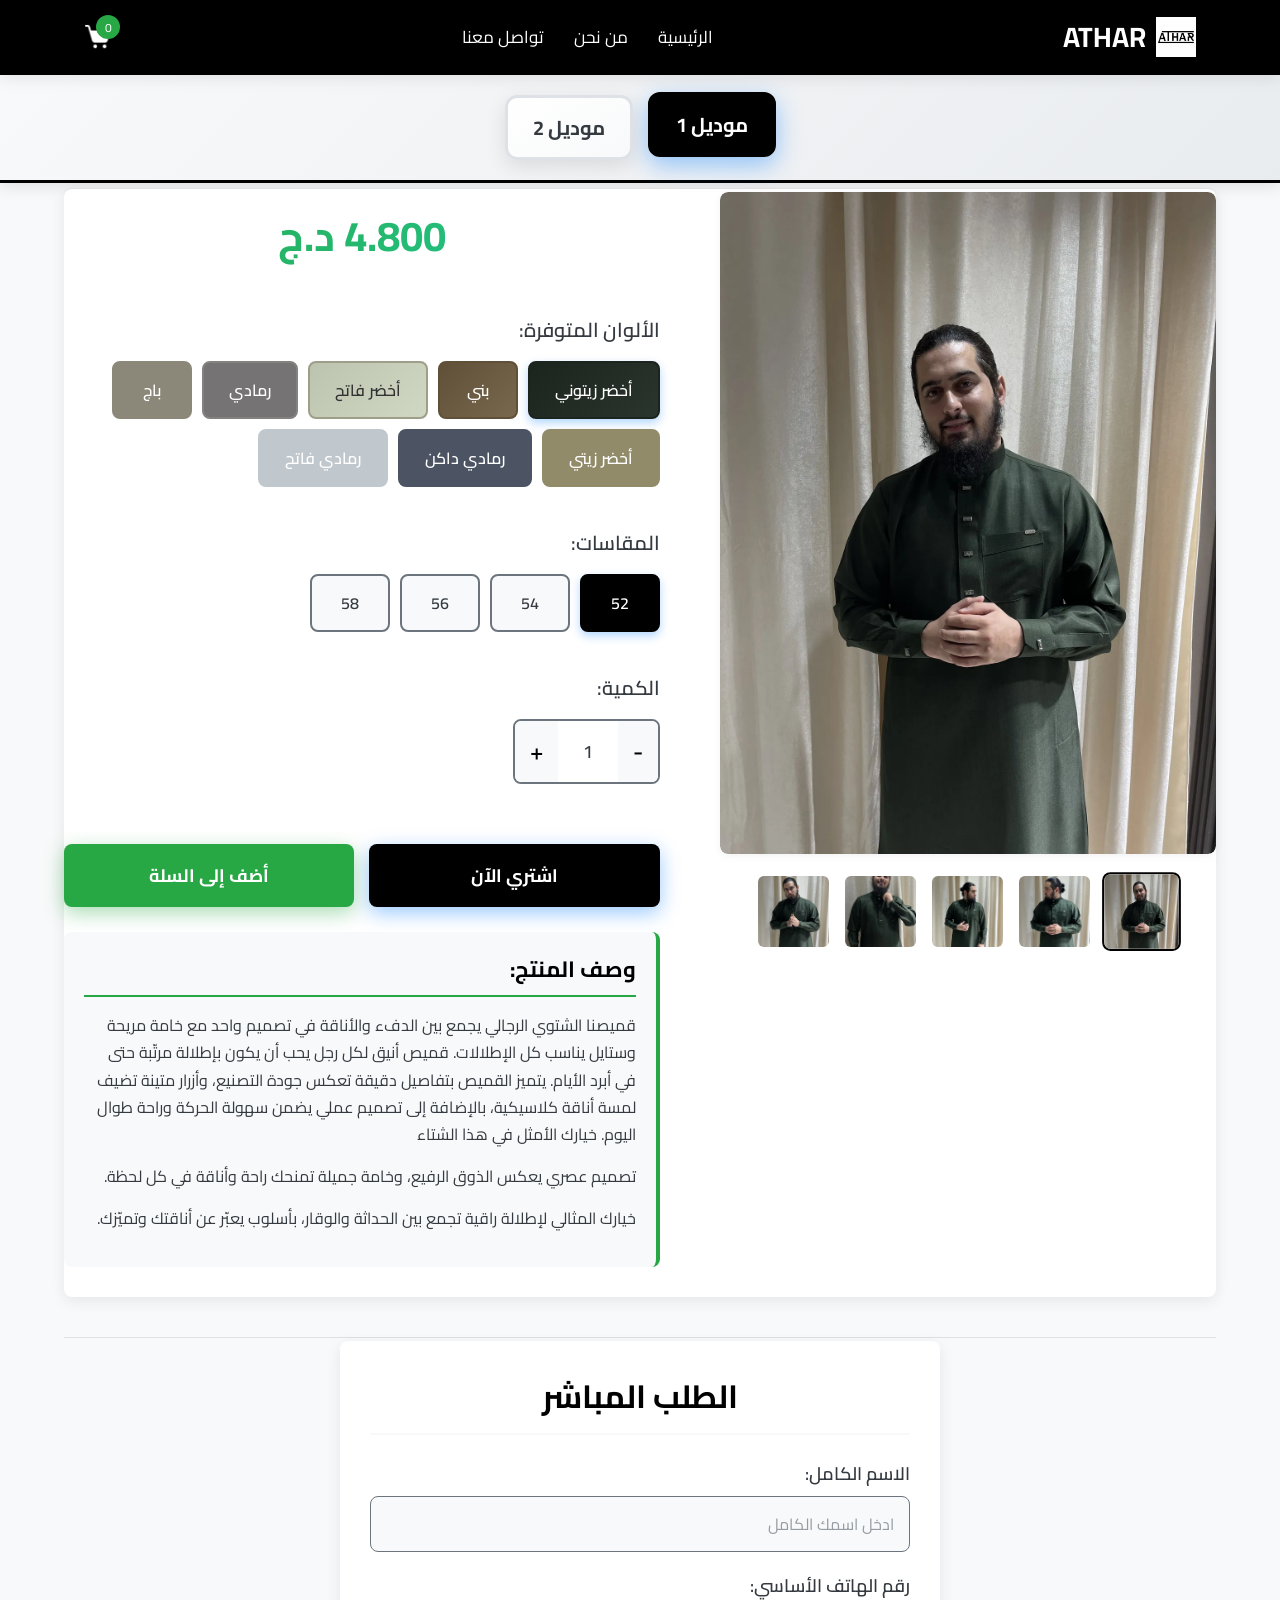
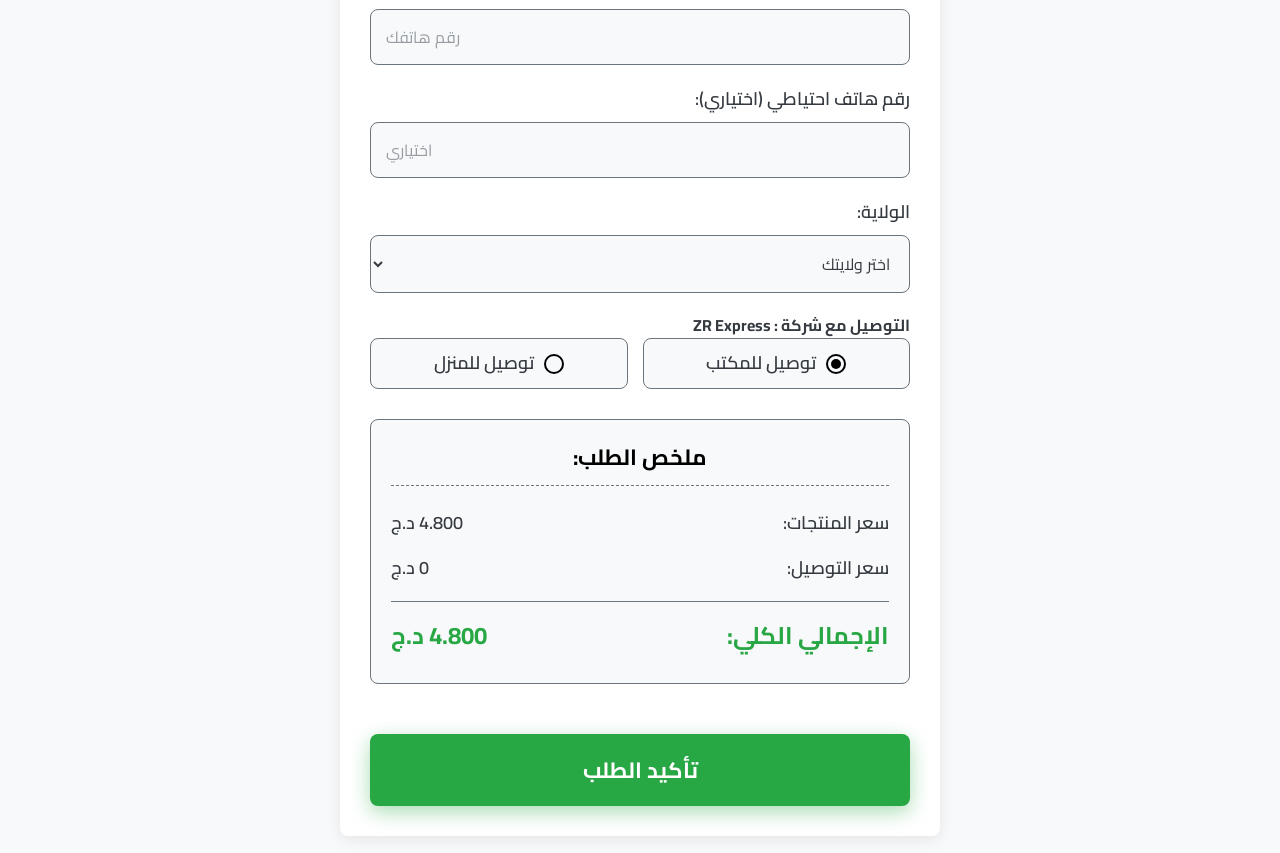
<file: index.html>
<!DOCTYPE html>
<html lang="ar" dir="rtl">
<head>
    <meta charset="UTF-8">
    <meta name="viewport" content="width=device-width, initial-scale=1.0">
    <title>ATHAR</title>
    <link rel="stylesheet" href="style.css">
    <link rel="icon" href="images/logo.jpg" type="image/x-icon">
    <link href="https://fonts.googleapis.com/css2?family=Cairo:wght@400;700&display=swap" rel="stylesheet">



</head>
<body>
    <header class="main-header">
        <div class="container">
            <div class="logo">
                <img src="images/logo.jpg" alt="ATHAR Logo">
                <span>ATHAR</span>
            </div>
            <nav class="main-nav">
                <ul>
                    <li><a href="index.html">الرئيسية</a></li>
                    <li><a href="about.html">من نحن</a></li>
                    <li><a href="contact.html">تواصل معنا</a></li>
                </ul>
            </nav>
            <div class="header-icons">
                <a href="cart.html" class="cart-icon">
                    <img src="images/cart-icon.png" alt="Cart">
                    <span class="cart-count">0</span>
                </a>
                <button class="hamburger-menu">
                    &#9776;
                </button>
            </div>
        </div>
        <div class="mobile-nav-overlay">
            <nav class="mobile-nav">
                <ul>
                    <li><a href="index.html">الرئيسية</a></li>
                    <li><a href="about.html">من نحن</a></li>
                    <li><a href="contact.html">تواصل معنا</a></li>
                </ul>
            </nav>
        </div>
    </header>







    <!-- أزرار التبديل بين الموديلين -->
<div class="model-selector-container">
    <div class="container">
        <div class="model-buttons">
            <button class="model-btn active" data-model="model1">موديل 1</button>
            <button class="model-btn" data-model="model2">موديل 2</button>
        </div>
    </div>
</div>








    <main class="product-page">
        <div class="container product-details-wrapper">
<section class="product-images">
    <div class="main-image-container">
        <img id="main-product-image" src="images/olive-green-1.webp" alt="قميص رجالي - أسود">
    </div>

    <div class="thumbnail-images">
        <img class="thumbnail active" src="images/olive-green-1.webp" alt="Thumbnail 1">
        <img class="thumbnail" src="images/olive-green-2.webp" alt="Thumbnail 2">
        <img class="thumbnail" src="images/olive-green-3.webp" alt="Thumbnail 3">
        <img class="thumbnail" src="images/olive-green-4.webp" alt="Thumbnail 4">
        <img class="thumbnail" src="images/olive-green-5.webp" alt="Thumbnail 5">
    </div>
</section>

<section class="product-info">
    <!-- تم نقل السعر إلى مكان العنوان -->
    <p class="product-price compact-price">4800 د.ج</p>

    <div class="color-options compact-section">
        <h2>الألوان المتوفرة:</h2>
        <div class="colors">
            <!-- سيتم ملء الألوان ديناميكياً -->
        </div>
    </div>

    <div class="size-options compact-section">
        <h2>المقاسات:</h2>
        <div class="sizes">
            <!-- سيتم ملء المقاسات ديناميكياً -->
        </div>
    </div>

    <div class="quantity-selector compact-section">
        <h2>الكمية:</h2>
        <div class="quantity-control">
            <button class="quantity-btn minus">-</button>
            <input type="number" class="quantity-input" value="1" min="1">
            <button class="quantity-btn plus">+</button>
        </div>
    </div>

    <div class="action-buttons compact-buttons">
        <button class="quick-order-btn">اشتري الآن</button>
        <button class="add-to-cart-btn">أضف إلى السلة</button>
    </div>

    <!-- تم نقل الوصف إلى الأسفل -->
    <div class="product-description compact-description">
        <h2>وصف المنتج:</h2>
        <p>قميص يجمع بين البساطة والفخامة في تفاصيل دقيقة تليق بالرجل الأنيق.</p>
        <p>تصميم عصري يعكس الذوق الرفيع، وخامة جميلة تمنحك راحة وأناقة في كل لحظة.</p>
        <p>خيارك المثالي لإطلالة راقية تجمع بين الحداثة والوقار، بأسلوب يعبّر عن أناقتك وتميّزك.</p>
    </div>
</section>
        </div>

        <!-- إضافة بطاقة الطلب المباشر -->
        <div class="container quick-order-container">
            <div class="quick-order-card" id="quick-order-card">
                <h2 class="page-title">الطلب المباشر</h2>

                <form id="quick-order-form">
                    <div class="form-group">
                        <label for="quick-fullName">الاسم الكامل:</label>
                        <input type="text" id="quick-fullName" name="fullName" required placeholder="ادخل اسمك الكامل">
                    </div>

                    <div class="form-group">
                        <label for="quick-phone">رقم الهاتف الأساسي:</label>
                        <input type="tel" id="quick-phone" name="phone" required placeholder="رقم هاتفك">
                    </div>

                    <div class="form-group">
                        <label for="quick-alternativePhone">رقم هاتف احتياطي (اختياري):</label>
                        <input type="tel" id="quick-alternativePhone" name="alternativePhone" placeholder="اختياري">
                    </div>

                    <div class="form-group">
                        <label for="quick-wilaya">الولاية:</label>
                        <select id="quick-wilaya" name="wilaya" required>
                            <option value="">اختر ولايتك</option>
                        </select>
                    </div>

                    <div class="form-group">
                        <h4>التوصيل مع شركة : ZR Express</h4>
                        <div class="radio-group-container">
                            <div class="radio-group">
                                <input type="radio" id="quick-deliveryToOffice" name="deliveryMethod" value="office" checked>
                                <label for="quick-deliveryToOffice">توصيل للمكتب</label>
                            </div>
                            <div class="radio-group">
                                <input type="radio" id="quick-deliveryToHome" name="deliveryMethod" value="home">
                                <label for="quick-deliveryToHome">توصيل للمنزل</label>
                            </div>
                        </div>
                    </div>

                    <div class="form-group" id="quick-commune-group" style="display: none;">
                        <label for="quick-commune">البلدية:</label>
                        <input type="text" id="quick-commune" name="commune" placeholder="ادخل اسم بلديتك">
                    </div>

                    <div class="order-summary">
                        <h2>ملخص الطلب:</h2>
                        <div class="summary-row">
                            <span>سعر المنتجات:</span>
                            <span id="quick-products-subtotal">0 د.ج</span>
                        </div>
                        <div class="summary-row">
                            <span>سعر التوصيل:</span>
                            <span id="quick-delivery-price">0 د.ج</span>
                        </div>
                        <div class="summary-row total-row">
                            <span>الإجمالي الكلي:</span>
                            <span id="quick-order-grand-total">0 د.ج</span>
                        </div>
                    </div>

                    <button type="submit" class="submit-order-btn">تأكيد الطلب</button>
                </form>
            </div>
        </div>
    </main>

    <script src="script.js"></script>
    <script src="cart.js"></script>
    <script src="quick-order.js"></script>
    <script src="header.js"></script>
    <script src="tiktok-pixel.js"></script>
    <script src="tiktok-events.js"></script>

</body>

</html>
</file>
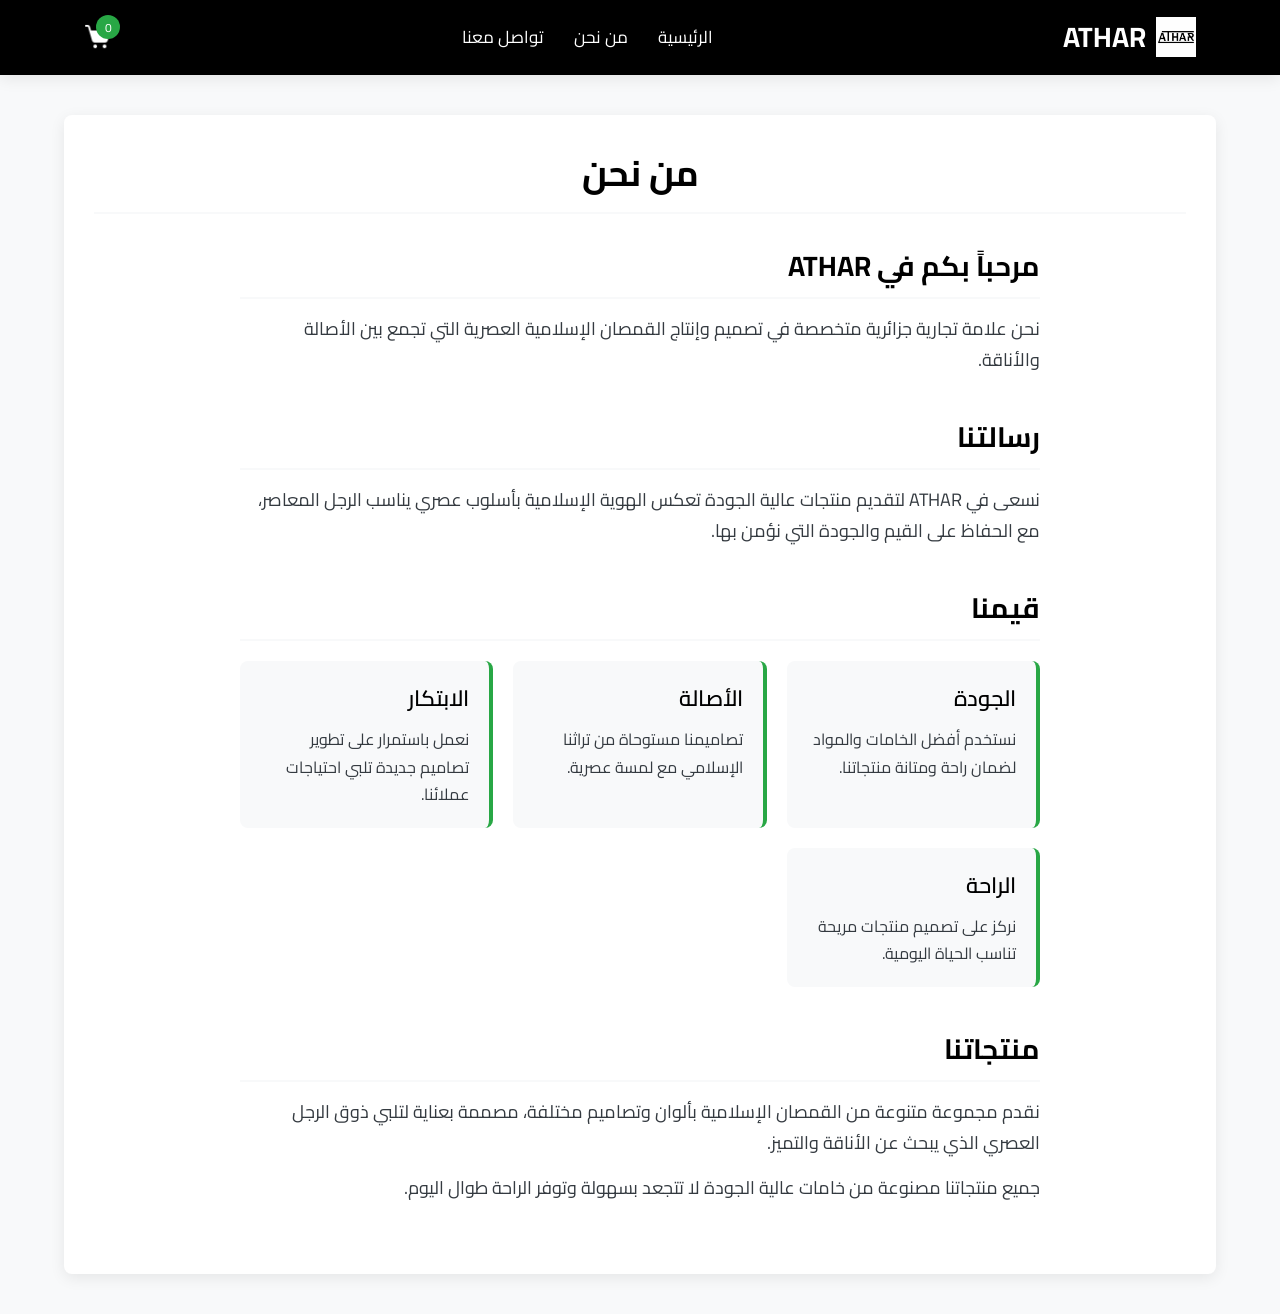
<file: about.html>
<!DOCTYPE html>
<html lang="ar" dir="rtl">
<head>
    <meta charset="UTF-8">
    <meta name="viewport" content="width=device-width, initial-scale=1.0">
    <title>ATHAR - من نحن</title>
    <link rel="stylesheet" href="style.css">
    <link rel="icon" href="images/logo.jpg" type="image/x-icon">
    <link href="https://fonts.googleapis.com/css2?family=Cairo:wght@400;700&display=swap" rel="stylesheet">


</head>
<body>
    <header class="main-header">
        <div class="container">
            <div class="logo">
                <img src="images/logo.jpg" alt="ATHAR Logo">
                <span>ATHAR</span>
            </div>
            <nav class="main-nav">
                <ul>
                    <li><a href="index.html">الرئيسية</a></li>
                    <li><a href="about.html" class="active">من نحن</a></li>
                    <li><a href="contact.html">تواصل معنا</a></li>
                </ul>
            </nav>
            <div class="header-icons">
                <a href="cart.html" class="cart-icon">
                    <img src="images/cart-icon.png" alt="Cart">
                    <span class="cart-count">0</span>
                </a>
                <button class="hamburger-menu">
                    &#9776;
                </button>
            </div>
        </div>
        <div class="mobile-nav-overlay">
            <nav class="mobile-nav">
                <ul>
                    <li><a href="index.html">الرئيسية</a></li>
                    <li><a href="about.html">من نحن</a></li>
                    <li><a href="contact.html">تواصل معنا</a></li>
                </ul>
            </nav>
        </div>
    </header>

    <main class="about-page">
        <div class="container">
            <h1 class="page-title">من نحن</h1>
            
            <div class="about-content">
                <div class="about-intro">
                    <h2>مرحباً بكم في ATHAR</h2>
                    <p>نحن علامة تجارية جزائرية متخصصة في تصميم وإنتاج القمصان الإسلامية العصرية التي تجمع بين الأصالة والأناقة.</p>
                </div>
                
                <div class="about-mission">
                    <h2>رسالتنا</h2>
                    <p>نسعى في ATHAR لتقديم منتجات عالية الجودة تعكس الهوية الإسلامية بأسلوب عصري يناسب الرجل المعاصر، مع الحفاظ على القيم والجودة التي نؤمن بها.</p>
                </div>
                
                <div class="about-values">
                    <h2>قيمنا</h2>
                    <div class="values-grid">
                        <div class="value-item">
                            <h3>الجودة</h3>
                            <p>نستخدم أفضل الخامات والمواد لضمان راحة ومتانة منتجاتنا.</p>
                        </div>
                        <div class="value-item">
                            <h3>الأصالة</h3>
                            <p>تصاميمنا مستوحاة من تراثنا الإسلامي مع لمسة عصرية.</p>
                        </div>
                        <div class="value-item">
                            <h3>الابتكار</h3>
                            <p>نعمل باستمرار على تطوير تصاميم جديدة تلبي احتياجات عملائنا.</p>
                        </div>
                        <div class="value-item">
                            <h3>الراحة</h3>
                            <p>نركز على تصميم منتجات مريحة تناسب الحياة اليومية.</p>
                        </div>
                    </div>
                </div>
                
                <div class="about-products">
                    <h2>منتجاتنا</h2>
                    <p>نقدم مجموعة متنوعة من القمصان الإسلامية بألوان وتصاميم مختلفة، مصممة بعناية لتلبي ذوق الرجل العصري الذي يبحث عن الأناقة والتميز.</p>
                    <p>جميع منتجاتنا مصنوعة من خامات عالية الجودة لا تتجعد بسهولة وتوفر الراحة طوال اليوم.</p>
                </div>
            </div>
        </div>
    </main>

    <script src="script.js"></script>
    <script src="header.js"></script>
    <script src="tiktok-pixel.js"></script>
    <script src="tiktok-events.js"></script>
</body>
</html>
</file>
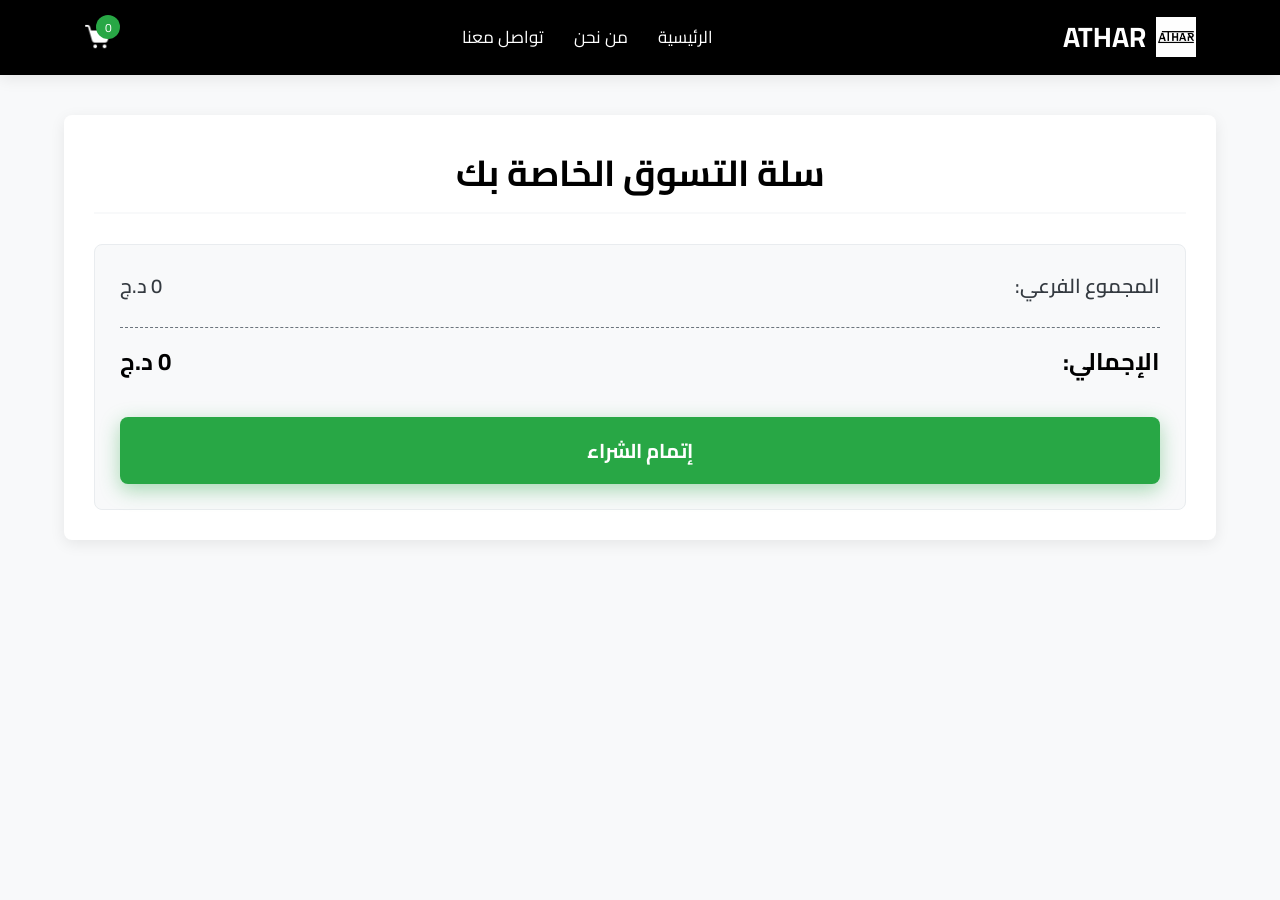
<file: cart.html>
<!DOCTYPE html>
<html lang="ar" dir="rtl">
<head>
    <meta charset="UTF-8">
    <meta name="viewport" content="width=device-width, initial-scale=1.0">
    <title>ATHAR - سلة التسوق</title>
    <link rel="stylesheet" href="style.css">
    <link rel="icon" href="images/logo.jpg" type="image/x-icon">
    <link href="https://fonts.googleapis.com/css2?family=Cairo:wght@400;700&display=swap" rel="stylesheet">


</head>
<body>
    <header class="main-header">
        <div class="container">
            <div class="logo">
                <img src="images/logo.jpg" alt="ATHAR Logo">
                <span>ATHAR</span>
            </div>
            <nav class="main-nav">
                <ul>
                    <li><a href="index.html">الرئيسية</a></li>
                    <li><a href="about.html">من نحن</a></li>
                    <li><a href="contact.html">تواصل معنا</a></li>
                </ul>
            </nav>
            <div class="header-icons">
                <a href="cart.html" class="cart-icon active">
                    <img src="images/cart-icon.png" alt="Cart">
                    <span class="cart-count">0</span>
                </a>
                <button class="hamburger-menu">
                    &#9776;
                </button>
            </div>
        </div>
        <div class="mobile-nav-overlay">
            <nav class="mobile-nav">
                <ul>
                    <li><a href="index.html">الرئيسية</a></li>
                    <li><a href="about.html">من نحن</a></li>
                    <li><a href="contact.html">تواصل معنا</a></li>
                </ul>
            </nav>
        </div>
    </header>

    <main class="cart-page">
        <div class="container">
            <h1 class="page-title">سلة التسوق الخاصة بك</h1>

            <div class="cart-items-container">
                <p class="empty-cart-message">سلتك فارغة حالياً. ابدأ التسوق!</p>
            </div>

            <div class="cart-summary">
                <div class="summary-row">
                    <span>المجموع الفرعي:</span>
                    <span class="subtotal-price">0 د.ج</span>
                </div>
                <div class="summary-row total-row">
                    <span>الإجمالي:</span>
                    <span class="total-price">0 د.ج</span>
                </div>
                <button class="checkout-btn">إتمام الشراء</button>
            </div>
        </div>
    </main>

    <script src="script.js"></script>
    <script src="cart.js"></script>
    <script src="header.js"></script>
    <script src="tiktok-pixel.js"></script>
    <script src="tiktok-events.js"></script>
</body>

</html>
</file>
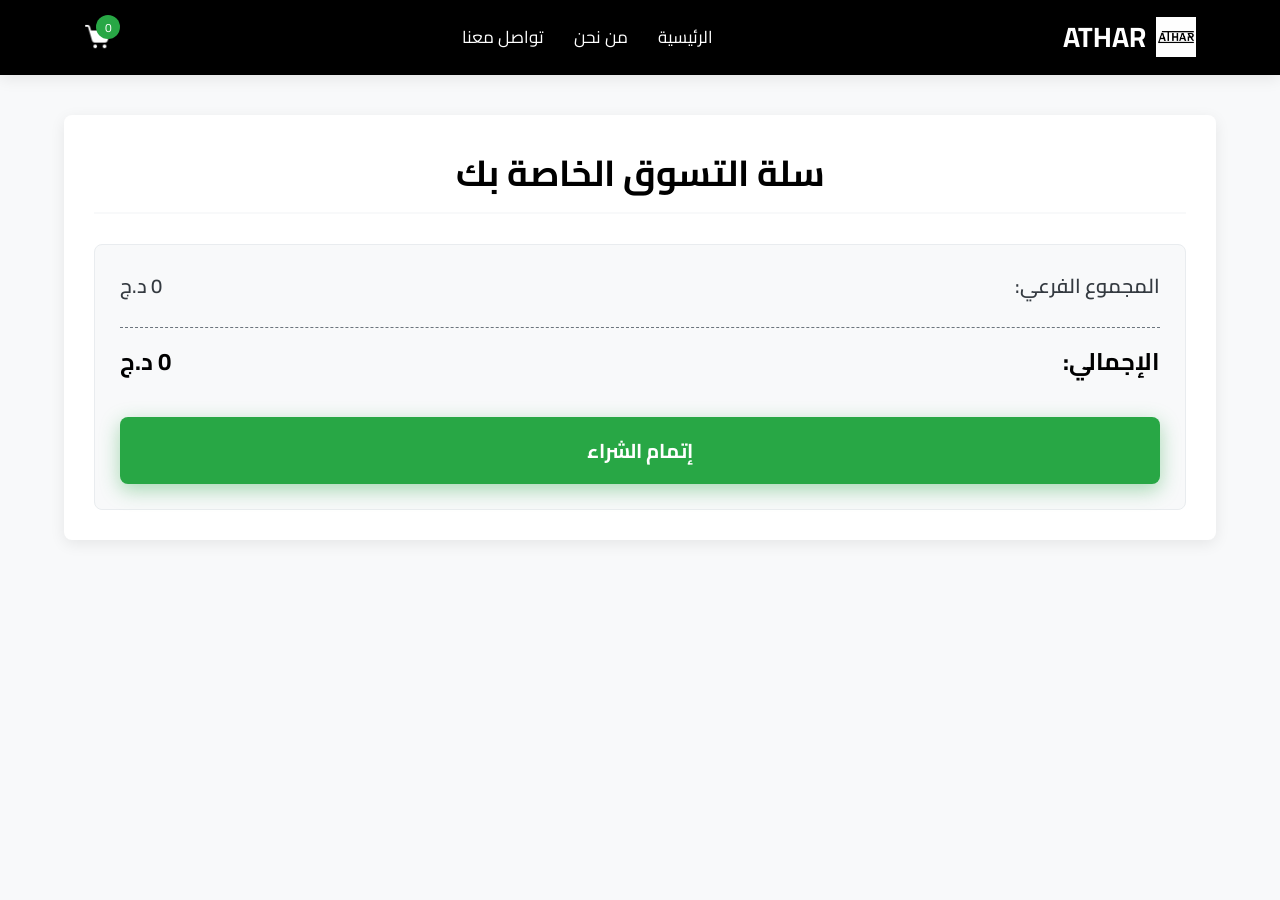
<file: info.html>
<!DOCTYPE html>
<html lang="ar" dir="rtl">
<head>
    <meta charset="UTF-8">
    <meta name="viewport" content="width=device-width, initial-scale=1.0">
    <title>ATHAR - إتمام الشراء</title>
    <link rel="stylesheet" href="style.css">
    <link rel="icon" href="images/logo.jpg" type="image/x-icon">
    <link href="https://fonts.googleapis.com/css2?family=Cairo:wght@400;700&display=swap" rel="stylesheet">



</head>
<body>
    <header class="main-header">
        <div class="container">
            <div class="logo">
                <img src="images/logo.jpg" alt="ATHAR Logo">
                <span>ATHAR</span>
            </div>
            <nav class="main-nav">
                <ul>
                    <li><a href="index.html">الرئيسية</a></li>
                    <li><a href="about.html">من نحن</a></li>
                    <li><a href="contact.html">تواصل معنا</a></li>
                </ul>
            </nav>
            <div class="header-icons">
                <a href="cart.html" class="cart-icon">
                    <img src="images/cart-icon.png" alt="Cart">
                    <span class="cart-count">0</span>
                </a>
                <button class="hamburger-menu">
                    &#9776;
                </button>
            </div>
        </div>
        <div class="mobile-nav-overlay">
            <nav class="mobile-nav">
                <ul>
                    <li><a href="index.html">الرئيسية</a></li>
                    <li><a href="about.html">من نحن</a></li>
                    <li><a href="contact.html">تواصل معنا</a></li>
                </ul>
            </nav>
        </div>
    </header>

    <main class="info-page">
        <div class="container">
            <h1 class="page-title">معلومات الشحن والدفع</h1>

            <form id="shipping-form">
                <div class="form-group">
                    <label for="fullName">الاسم الكامل:</label>
                    <input type="text" id="fullName" name="fullName" required placeholder="ادخل اسمك الكامل">
                </div>

                <div class="form-group">
                    <label for="phone">رقم الهاتف الأساسي:</label>
                    <input type="tel" id="phone" name="phone" required placeholder="رقم هاتفك">
                </div>

                <div class="form-group">
                    <label for="alternativePhone">رقم هاتف احتياطي (اختياري):</label>
                    <input type="tel" id="alternativePhone" name="alternativePhone" placeholder="اختياري">
                </div>

                <div class="form-group">
                    <label for="wilaya">الولاية:</label>
                    <select id="wilaya" name="wilaya" required>
                        <option value="">اختر ولايتك</option>
                    </select>
                </div>

                <div class="form-group">

                        <h4>التوصيل مع شركة : ZR Express</h4>
                    <div class="radio-group-container">
                        <div class="radio-group">
                            <input type="radio" id="deliveryToOffice" name="deliveryMethod" value="office" checked>
                            <label for="deliveryToOffice">توصيل للمكتب</label>
                        </div>
                        <div class="radio-group">
                            <input type="radio" id="deliveryToHome" name="deliveryMethod" value="home">
                            <label for="deliveryToHome">توصيل للمنزل</label>
                        </div>
                    </div>
                </div>

                <div class="form-group" id="commune-group" style="display: none;">
                    <label for="commune">البلدية:</label>
                    <input type="text" id="commune" name="commune" placeholder="ادخل اسم بلديتك">
                </div>

                <div class="order-summary">
                    <h2>ملخص الطلب:</h2>
                    <div class="summary-row">
                        <span>سعر المنتجات:</span>
                        <span id="products-subtotal">0 د.ج</span>
                    </div>
                    <div class="summary-row">
                        <span>سعر التوصيل:</span>
                        <span id="delivery-price">0 د.ج</span>
                    </div>
                    <div class="summary-row total-row">
                        <span>الإجمالي الكلي:</span>
                        <span id="order-grand-total">0 د.ج</span>
                    </div>
                </div>
                


                <button type="submit" class="submit-order-btn">تأكيد الطلب</button>
            </form>
        </div>
    </main>

    <script src="script.js"></script>
    <script src="info.js"></script>
    <script src="header.js"></script>
    <script src="tiktok-pixel.js"></script>
    <script src="tiktok-events.js"></script>
</body>

</html>
</file>
<file: style.css>
/* General Styling & Reset */
@import url('https://fonts.googleapis.com/css2?family=Cairo:wght@300;400;600;700&display=swap');

:root {
    --primary-color: #000000;
    --secondary-color: #6c757d;
    --accent-color: #28a745;
    --text-color: #343a40;
    --light-bg: #f8f9fa;
    --white: #ffffff;
    --border-radius: 8px;
    --box-shadow: 0 4px 15px rgba(0, 0, 0, 0.08);
    --transition-speed: 0.3s;
}

* {
    margin: 0;
    padding: 0;
    box-sizing: border-box;
    font-family: 'Cairo', sans-serif;
}

body {
    background-color: var(--light-bg);
    color: var(--text-color);
    line-height: 1.6;
    direction: rtl;
    text-align: right;
}

.container {
    width: 90%;
    max-width: 1200px;
    margin: 0 auto;
    padding: 20px 0;
}

a {
    text-decoration: none;
    color: var(--primary-color);
    transition: color var(--transition-speed);
}

a:hover {
    color: var(--accent-color);
}

button {
    cursor: pointer;
    border: none;
    padding: 10px 20px;
    border-radius: var(--border-radius);
    transition: background-color var(--transition-speed), transform var(--transition-speed);
    font-weight: 600;
}

button:hover {
    transform: translateY(-2px);
}

/* Header Styling */
.main-header {
    background-color: #000000;
    box-shadow: var(--box-shadow);
    padding: 15px 0;
    position: sticky;
    top: 0;
    z-index: 1000;
    margin-bottom: 5px; /* تم تقليل المسافة */
}

.main-header .container {
    display: flex;
    justify-content: space-between;
    align-items: center;
    padding: 0 20px;
}

.main-header .logo {
    display: flex;
    align-items: center;
    gap: 10px;
}

.main-header .logo img {
    height: 40px;
    width: auto;
}

.main-header .logo span {
    font-size: 28px;
    font-weight: 700;
    color: #ffffff; /* تغيير اللون إلى الأبيض */
}

.main-nav ul {
    list-style: none;
    display: flex;
    gap: 30px;
}

.main-nav a {
    color: #ffffff;
    font-size: 17px;
    position: relative;
    padding-bottom: 5px;
}

.main-nav a::after {
    content: '';
    position: absolute;
    right: 0;
    bottom: 0;
    width: 0;
    height: 3px;
    background-color: var(--primary-color);
    transition: width var(--transition-speed);
}

.main-nav a:hover::after,
.main-nav a.active::after {
    width: 100%;
    left: 0;
}

.header-icons {
    display: flex;
    align-items: center;
    gap: 20px;
}

.cart-icon {
    position: relative;
    display: flex;
    align-items: center;
}

.cart-icon img {
    height: 28px;
    width: auto;
}

.cart-count {
    background-color: var(--accent-color);
    color: var(--white);
    border-radius: 50%;
    padding: 3px 8px;
    font-size: 12px;
    position: absolute;
    top: -8px;
    right: -8px;
    min-width: 24px;
    text-align: center;
    display: flex;
    justify-content: center;
    align-items: center;
    height: 24px;
}

.hamburger-menu {
    display: none;
    background: none;
    font-size: 30px;
    padding: 5px 10px;
    color: #ffffff; /* تغيير اللون إلى الأبيض */
}

/* Mobile Nav Overlay (Hidden by default) */
.mobile-nav-overlay {
    display: none; /* Hidden by default */
    position: fixed;
    top: 0;
    left: 0;
    width: 100%;
    height: auto; /* Allow content to define height */
    max-height: 0; /* Initially hidden height */
    overflow: hidden; /* Hide overflowing content */
    background-color: var(--white); /* خلفية بيضاء صلبة */
    box-shadow: var(--box-shadow);
    z-index: 999;
    align-items: center;
    justify-content: center;
    flex-direction: column;
    opacity: 0; /* Will transition from 0 to 1 */
    visibility: hidden; /* Will transition from hidden to visible */
    /* transition for max-height, opacity, and visibility */
    transition: max-height 0.5s ease-in-out, opacity 0.4s ease-in-out, visibility 0.4s ease-in-out;
}

.mobile-nav-overlay.active {
    display: flex; /* Show flex for active state */
    max-height: 300px; /* Adjust this value if your nav content is taller */
    opacity: 1;
    visibility: visible;
}

.mobile-nav ul {
    list-style: none;
    text-align: center;
    width: 100%;
    padding: 20px 0; /* Add padding for internal spacing */
}

.mobile-nav li {
    margin: 15px 0; /* Reduced margin */
}

.mobile-nav a {
    color: var(--text-color);
    font-size: 24px; /* Slightly smaller font for better fit */
    font-weight: 600;
    padding: 8px 15px; /* Reduced padding */
    display: block;
    transition: color var(--transition-speed);
}

.mobile-nav a:hover {
    color: var(--primary-color);
}

/* Hamburger Menu Styling (Keep it simple) */
.hamburger-menu {
    display: none; /* Hidden by default on desktop */
    background: none;
    font-size: 30px;
    color: var(--text-color);
    padding: 5px 10px;
    cursor: pointer;
    z-index: 1001; /* Ensure it's above the overlay */
    /* No need for span specific styles, as it's a single character */
}

/* Ensure hamburger is shown on mobile */
@media (max-width: 768px) {
    .main-header .hamburger-menu {
        display: block; /* Show hamburger on mobile as a block element */
    }
}

/* Product Page Styling */
.product-page {
    padding: 5px 0; /* تم تقليل المسافة */
}

.product-details-wrapper {
    display: flex;
    gap: 40px;
    background-color: var(--white);
    padding: 30px;
    border-radius: var(--border-radius);
    box-shadow: var(--box-shadow);
    flex-wrap: wrap; /* Allow wrapping on smaller screens */
    margin-top: 5px; /* تم تقليل المسافة */
}

.product-images {
    flex: 1;
    min-width: 300px; /* Minimum width before wrapping */
    display: flex;
    flex-direction: column;
    gap: 20px;
    align-items: center;
}

.main-image-container {
    width: 100%;
    max-width: 500px; /* Max width for the main image */
    border-radius: var(--border-radius);
    overflow: hidden;
    box-shadow: 0 2px 10px rgba(0, 0, 0, 0.05);
}

.main-image-container img {
    width: 100%;
    height: auto;
    display: block;
    border-radius: var(--border-radius);
}

/* ===============================
   ✅ Thumbnails (صور مصغرة)
================================= */

/* إضافة أنماط للتعامل مع العدد المختلف للصور المصغرة */
.thumbnail-images {
    display: flex;
    gap: 10px;
    justify-content: center;
    width: 100%;
    flex-wrap: wrap; /* السماح بلف الصور على سطر جديد إذا لزم الأمر */
}

.thumbnail-images img {
    width: 70px;
    height: 70px;
    object-fit: cover;
    border-radius: var(--border-radius);
    cursor: pointer;
    border: 2px solid transparent;
    transition: border-color var(--transition-speed), transform var(--transition-speed);
    flex-shrink: 0; /* منع الصور من التقلص */
}

.thumbnail-images img:hover,
.thumbnail-images img.active {
    border-color: var(--primary-color);
    transform: scale(1.05);
}

/* تحسينات للشاشات الصغيرة */
@media (max-width: 768px) {
    .thumbnail-images {
        gap: 8px;
    }
    
    .thumbnail-images img {
        width: 60px;
        height: 60px;
    }
}

@media (max-width: 480px) {
    .thumbnail-images {
        gap: 6px;
    }
    
    .thumbnail-images img {
        width: 50px;
        height: 50px;
    }
}

/* تحسينات للشاشات الكبيرة */
@media (min-width: 1200px) {
    .thumbnail-images {
        gap: 12px;
    }
    
    .thumbnail-images img {
        width: 75px;
        height: 75px;
    }
}

/* ===============================
   ✅ Product Info Section
================================= */

.product-info {
    flex: 1.2;
    min-width: 300px;
    display: flex;
    flex-direction: column;
    gap: 25px;
}

.product-title {
    font-size: 38px;
    font-weight: 700;
    color: var(--primary-color);
    margin-bottom: 5px;
}

.product-price {
    font-size: 32px;
    font-weight: 600;
    color: var(--accent-color);
    margin-bottom: 20px;
}

/* ===============================
   ✅ Color & Size Options
================================= */

.color-options,
.size-options {
    margin-bottom: 15px;
}

.color-options h2,
.size-options h2 {
    font-size: 20px;
    font-weight: 600;
    margin-bottom: 15px;
    color: var(--text-color);
}

.colors,
.sizes {
    display: flex;
    gap: 10px;
    flex-wrap: wrap;
}

.color-btn,
.size-btn {
    background-color: var(--light-bg);
    color: var(--text-color);
    border: 2px solid var(--secondary-color);
    padding: 12px 25px;
    font-size: 16px;
    font-weight: 600;
    border-radius: var(--border-radius);
    transition: all var(--transition-speed);
    min-width: 80px;
    text-align: center;
}

.color-btn.active,
.size-btn.active {
    background-color: var(--primary-color);
    color: var(--white);
    border-color: var(--primary-color);
    box-shadow: 0 4px 10px rgba(0, 123, 255, 0.3);
}

.color-btn:hover:not(.active),
.size-btn:hover:not(.active) {
    background-color: var(--primary-color);
    color: var(--white);
    border-color: var(--primary-color);
}



/* ===============================
   ✅ Quantity Selector
================================= */

.quantity-selector {
    margin-bottom: 25px;
}

.quantity-selector h2 {
    font-size: 20px;
    font-weight: 600;
    margin-bottom: 15px;
    color: var(--text-color);
}

.quantity-control {
    display: flex;
    align-items: center;
    border: 2px solid var(--secondary-color);
    border-radius: var(--border-radius);
    overflow: hidden;
    width: fit-content;
}

.quantity-btn {
    background-color: var(--light-bg);
    color: var(--primary-color);
    font-size: 24px;
    padding: 8px 15px;
    border-radius: 0;
    transition: background-color var(--transition-speed);
}

.quantity-btn:hover {
    background-color: var(--primary-color);
    color: var(--white);
}

.quantity-input {
    width: 60px;
    text-align: center;
    border: none;
    font-size: 18px;
    font-weight: 600;
    color: var(--text-color);
    background-color: var(--white);
    padding: 8px 0;
}

.quantity-input::-webkit-outer-spin-button,
.quantity-input::-webkit-inner-spin-button {
    -webkit-appearance: none;
    margin: 0;
}

/* ===============================
   ✅ Action Buttons
================================= */

.action-buttons {
    display: flex;
    gap: 15px;
    flex-wrap: wrap;
    margin-top: 20px;
}

.buy-now-btn,
.add-to-cart-btn {
    flex: 1;
    min-width: 180px;
    font-size: 18px;
    padding: 15px 30px;
    border-radius: var(--border-radius);
    font-weight: 700;
    text-align: center;
}

.buy-now-btn {
    background-color: var(--primary-color);
    color: var(--white);
    box-shadow: 0 6px 20px rgba(0, 123, 255, 0.4);
}

.buy-now-btn:hover {
    background-color: #0056b3;
    transform: translateY(-3px);
    box-shadow: 0 8px 25px rgba(0, 123, 255, 0.5);
}

.add-to-cart-btn {
    background-color: var(--accent-color);
    color: var(--white);
    box-shadow: 0 6px 20px rgba(40, 167, 69, 0.4);
}

.add-to-cart-btn:hover {
    background-color: #218838;
    transform: translateY(-3px);
    box-shadow: 0 8px 25px rgba(40, 167, 69, 0.5);
}

/* ===============================
   ✅ Responsive Layout
================================= */

@media (max-width: 992px) {
    .product-details-wrapper {
        flex-direction: column;
        align-items: center;
        gap: 30px;
    }

    .product-images,
    .product-info {
        width: 100%;
        max-width: 600px;
    }

    .product-images {
        margin-bottom: 20px;
    }

    .product-title {
        font-size: 32px;
        text-align: center;
    }

    .product-price {
        font-size: 28px;
        text-align: center;
    }

    .color-options,
    .size-options,
    .quantity-selector,
    .action-buttons {
        align-items: center;
        text-align: center;
    }

    .colors, .sizes, .quantity-control, .action-buttons {
        justify-content: center;
    }
}

@media (max-width: 768px) {
    .main-header .main-nav {
        display: none;
    }

    .main-header .hamburger-menu {
        display: block;
    }

    .main-header .container {
        padding: 0 15px;
    }

    .main-header .logo span {
        font-size: 24px;
    }

    .product-details-wrapper {
        padding: 20px;
    }

    .product-title {
        font-size: 28px;
    }

    .product-price {
        font-size: 24px;
    }

    .color-btn,
    .size-btn {
        padding: 10px 20px;
        font-size: 15px;
    }

    .buy-now-btn,
    .add-to-cart-btn {
        font-size: 16px;
        padding: 12px 25px;
    }
}

@media (max-width: 480px) {
    .main-header .logo img {
        height: 35px;
    }

    .main-header .logo span {
        font-size: 22px;
    }

    .cart-icon img {
        height: 24px;
    }

    .cart-count {
        font-size: 11px;
        padding: 2px 7px;
        min-width: 20px;
        height: 20px;
        top: -6px;
        right: -6px;
    }

    .product-page {
        padding: 5px 0; /* تم تقليل المسافة */
    }

    .product-details-wrapper {
        padding: 15px;
    }

    .product-title {
        font-size: 24px;
    }

    .product-price {
        font-size: 20px;
    }

    .color-btn,
    .size-btn {
        padding: 8px 15px;
        font-size: 14px;
    }

    .buy-now-btn,
    .add-to-cart-btn {
        font-size: 15px;
        padding: 10px 20px;
    }

    .quantity-control {
        width: 100%;
        justify-content: center;
    }

    .quantity-input {
        flex-grow: 1;
    }
}

/* إضافة أنماط للوصف الجديد */
.product-description {
    margin-bottom: 25px;
    padding: 20px;
    background-color: var(--light-bg);
    border-radius: var(--border-radius);
    border-right: 4px solid var(--accent-color);
}

.product-description h2 {
    font-size: 22px;
    font-weight: 700;
    color: var(--primary-color);
    margin-bottom: 15px;
    border-bottom: 2px solid var(--accent-color);
    padding-bottom: 8px;
}

.product-description p {
    font-size: 16px;
    line-height: 1.7;
    color: var(--text-color);
    margin-bottom: 15px;
}

.product-description ul {
    list-style-type: none;
    padding-right: 0;
}

.product-description li {
    position: relative;
    padding-right: 25px;
    margin-bottom: 8px;
    font-size: 15px;
    color: var(--text-color);
}

.product-description li:before {
    content: "✓";
    position: absolute;
    right: 0;
    color: var(--accent-color);
    font-weight: bold;
}

.product-info .product-price {
    font-size: 42px;
    font-weight: 700;
    color: var(--accent-color);
    margin-bottom: 25px;
    text-align: center;
    background: linear-gradient(135deg, var(--accent-color), #20c997);
    -webkit-background-clip: text;
    -webkit-text-fill-color: transparent;
    background-clip: text;
    padding: 10px;
    border-radius: var(--border-radius);
}

/* تحسين التجاوب مع الشاشات الصغيرة */
@media (max-width: 768px) {
    .product-info .product-price {
        font-size: 36px;
    }
    
    .product-description h2 {
        font-size: 20px;
    }
    
    .product-description p {
        font-size: 15px;
    }
}

@media (max-width: 480px) {
    .product-info .product-price {
        font-size: 32px;
    }
    
    .product-description {
        padding: 15px;
    }
}

/* أنماط تقليل المسافات بشكل أكبر */
.compact-price {
    margin-bottom: 10px !important;
}

.compact-description {
    margin-bottom: 15px !important;
}

.compact-section {
    margin-bottom: 15px !important;
}

.compact-buttons {
    margin-top: 20px !important;
}

/* تحسين المسافات في الشاشات الصغيرة */
@media (max-width: 768px) {
    .compact-price {
        margin-bottom: 8px !important;
    }
    
    .compact-description {
        margin-bottom: 12px !important;
    }
    
    .compact-section {
        margin-bottom: 12px !important;
    }
    
    .compact-buttons {
        margin-top: 18px !important;
    }
}

@media (max-width: 480px) {
    .compact-price {
        margin-bottom: 5px !important;
    }
    
    .compact-description {
        margin-bottom: 10px !important;
    }
    
    .compact-section {
        margin-bottom: 10px !important;
    }
    
    .compact-buttons {
        margin-top: 15px !important;
    }
}

/* Cart Page Specific Styling */
.cart-page {
    padding: 40px 0;
    min-height: calc(100vh - 150px); /* Adjust to make content fill viewport if short */
}

.cart-page .container {
    background-color: var(--white);
    padding: 30px;
    border-radius: var(--border-radius);
    box-shadow: var(--box-shadow);
}

.page-title {
    font-size: 36px;
    font-weight: 700;
    color: var(--primary-color);
    text-align: center;
    margin-bottom: 30px;
    padding-bottom: 10px;
    border-bottom: 2px solid var(--light-bg);
}

.empty-cart-message {
    text-align: center;
    font-size: 20px;
    color: var(--secondary-color);
    margin: 50px 0;
}

.cart-items-container {
    margin-bottom: 30px;
}

/* Individual Cart Item Styling */
.cart-item {
    display: flex;
    align-items: center;
    gap: 20px;
    padding: 20px 0;
    border-bottom: 1px dashed var(--light-bg); /* Dashed separator for items */
}

.cart-item:last-child {
    border-bottom: none; /* No border for the last item */
}

.cart-item-image img {
    width: 100px;
    height: 100px;
    object-fit: cover;
    border-radius: var(--border-radius);
    border: 1px solid var(--light-bg);
}

.cart-item-details {
    flex-grow: 1;
}

.cart-item-details h3 {
    font-size: 22px;
    font-weight: 600;
    color: var(--text-color);
    margin-bottom: 5px;
}

.cart-item-details p {
    font-size: 15px;
    color: var(--secondary-color);
    margin-bottom: 5px;
}

.cart-item-price {
    font-size: 18px;
    font-weight: 700;
    color: var(--accent-color);
    min-width: 100px; /* Ensure price has enough space */
    text-align: left; /* Align price to left in RTL */
}

.cart-item-quantity {
    display: flex;
    align-items: center;
    border: 1px solid var(--secondary-color);
    border-radius: var(--border-radius);
    overflow: hidden;
    width: fit-content;
}

.cart-item-quantity .quantity-btn {
    background-color: var(--light-bg);
    color: var(--primary-color);
    font-size: 20px;
    padding: 5px 12px;
    border-radius: 0;
}

.cart-item-quantity .quantity-input {
    width: 50px;
    text-align: center;
    border: none;
    font-size: 16px;
    font-weight: 600;
    background-color: var(--white);
    padding: 5px 0;
}

.remove-item-btn {
    background-color: transparent;
    color: var(--secondary-color);
    font-size: 24px;
    padding: 0;
    margin-right: 10px;
    transition: color var(--transition-speed);
}

.remove-item-btn:hover {
    color: var(--close-btn-color); /* Red for delete */
    transform: none; /* No transform on remove button */
}

/* Cart Summary Styling */
.cart-summary {
    background-color: var(--light-bg);
    padding: 25px;
    border-radius: var(--border-radius);
    border: 1px solid #e9ecef;
    display: flex;
    flex-direction: column;
    gap: 15px;
}

.summary-row {
    display: flex;
    justify-content: space-between;
    align-items: center;
    font-size: 20px;
    font-weight: 600;
    color: var(--text-color);
}

.summary-row.total-row {
    font-size: 24px;
    font-weight: 700;
    color: var(--primary-color);
    border-top: 1px dashed var(--secondary-color);
    padding-top: 15px;
    margin-top: 10px;
}

.checkout-btn {
    background-color: var(--accent-color);
    color: var(--white);
    font-size: 20px;
    padding: 15px 30px;
    border-radius: var(--border-radius);
    font-weight: 700;
    width: 100%;
    margin-top: 20px;
    box-shadow: 0 6px 20px rgba(40, 167, 69, 0.4);
}

.checkout-btn:hover {
    background-color: #218838;
    transform: translateY(-3px);
    box-shadow: 0 8px 25px rgba(40, 167, 69, 0.5);
}

/* Responsive adjustments for Cart Page */
@media (max-width: 768px) {
    .cart-page .container {
        padding: 20px;
    }

    .page-title {
        font-size: 30px;
        margin-bottom: 20px;
    }

    .cart-item {
        flex-wrap: wrap; /* Allow items to wrap on smaller screens */
        justify-content: center; /* Center content when wrapped */
        text-align: center;
    }

    .cart-item-image,
    .cart-item-details,
    .cart-item-quantity,
    .cart-item-price,
    .remove-item-btn {
        width: 100%; /* Make them full width when wrapped */
        text-align: center;
        margin-bottom: 10px;
    }

    .cart-item-image {
        margin-bottom: 15px;
    }

    .cart-item-quantity {
        justify-content: center; /* Center quantity control */
        margin-left: auto; /* Remove right margin from RTL direction */
        margin-right: auto; /* Center on wrap */
    }

    .cart-item-price {
        font-size: 16px;
        order: 1; /* Price appears above other details */
    }

    .remove-item-btn {
        order: 2; /* Remove button appears after price */
        margin-right: 0;
        margin-left: auto; /* Push to left in RTL */
    }

    .summary-row {
        font-size: 18px;
    }

    .summary-row.total-row {
        font-size: 22px;
    }

    .checkout-btn {
        font-size: 18px;
        padding: 12px 25px;
    }
}

@media (max-width: 480px) {
    .page-title {
        font-size: 26px;
    }

    .cart-item-image img {
        width: 80px;
        height: 80px;
    }

    .cart-item-details h3 {
        font-size: 18px;
    }

    .cart-item-details p {
        font-size: 14px;
    }

    .cart-item-price {
        font-size: 15px;
    }

    .cart-item-quantity .quantity-btn {
        font-size: 18px;
        padding: 4px 10px;
    }

    .cart-item-quantity .quantity-input {
        width: 40px;
        font-size: 14px;
    }
}

/* Info Page Specific Styling */
.info-page {
    padding: 40px 0;
    min-height: calc(100vh - 150px); /* Adjust to make content fill viewport if short */
}

.info-page .container {
    background-color: var(--white);
    padding: 30px;
    border-radius: var(--border-radius);
    box-shadow: var(--box-shadow);
    max-width: 600px; /* Limit width for better readability */
    margin: 0 auto; /* Center the container */
}

.info-page .page-title {
    font-size: 36px;
    font-weight: 700;
    color: var(--primary-color);
    text-align: center;
    margin-bottom: 30px;
    padding-bottom: 10px;
    border-bottom: 2px solid var(--light-bg);
}

.form-group {
    margin-bottom: 20px;
}

.form-group label {
    display: block;
    font-size: 18px;
    font-weight: 600;
    color: var(--text-color);
    margin-bottom: 8px;
}

.form-group input[type="text"],
.form-group input[type="tel"],
.form-group input[type="number"], /* Added for height/weight */
.form-group select {
    width: 100%;
    padding: 12px 15px;
    border: 1px solid var(--secondary-color);
    border-radius: var(--border-radius);
    font-size: 16px;
    color: var(--text-color);
    background-color: var(--light-bg);
    transition: border-color var(--transition-speed), box-shadow var(--transition-speed);
}

.form-group input[type="text"]:focus,
.form-group input[type="tel"]:focus,
.form-group input[type="number"]:focus, /* Added for height/weight */
.form-group select:focus {
    border-color: var(--primary-color);
    box-shadow: 0 0 0 0.2rem rgba(0, 123, 255, 0.25);
    outline: none;
}

.form-group input::placeholder {
    color: var(--secondary-color);
    opacity: 0.7;
}

/* Container for radio groups to apply gap */
.radio-group-container {
    display: flex;
    flex-wrap: wrap; /* Allow wrapping on small screens */
    gap: 15px; /* Space between radio groups */
}

.radio-group {
    display: flex;
    align-items: center;
    gap: 10px;
    padding: 10px 15px;
    border: 1px solid var(--secondary-color);
    border-radius: var(--border-radius);
    background-color: var(--light-bg);
    cursor: pointer;
    transition: background-color var(--transition-speed);
    flex-grow: 1; /* Allow groups to grow */
    justify-content: center; /* Center content horizontally */
}

.radio-group:hover {
    background-color: #e2e6ea;
}

.radio-group input[type="radio"] {
    appearance: none; /* Hide default radio button */
    width: 20px;
    height: 20px;
    border: 2px solid var(--primary-color);
    border-radius: 50%;
    display: grid;
    place-content: center;
    cursor: pointer;
    margin: 0; /* Remove default margin */
}

.radio-group input[type="radio"]::before {
    content: "";
    width: 10px;
    height: 10px;
    border-radius: 50%;
    transform: scale(0);
    transition: transform var(--transition-speed) ease-in-out;
    background-color: var(--primary-color);
}

.radio-group input[type="radio"]:checked::before {
    transform: scale(1);
}

.radio-group label {
    font-size: 18px;
    font-weight: 600;
    color: var(--text-color);
    cursor: pointer;
    margin-bottom: 0; /* Remove default margin from label */
}

/* Order Summary section in info.html */
.order-summary {
    background-color: var(--light-bg);
    border: 1px solid var(--secondary-color);
    border-radius: var(--border-radius);
    padding: 20px;
    margin-top: 30px;
    margin-bottom: 30px;
}

.order-summary h2 {
    font-size: 22px;
    font-weight: 700;
    color: var(--primary-color);
    margin-bottom: 15px;
    text-align: center;
    border-bottom: 1px dashed var(--secondary-color);
    padding-bottom: 10px;
}

.order-summary .summary-row {
    display: flex;
    justify-content: space-between;
    align-items: center;
    padding: 8px 0;
    font-size: 18px;
    color: var(--text-color);
}

.order-summary .summary-row.total-row {
    font-size: 24px;
    font-weight: 700;
    color: var(--accent-color);
    border-top: 1px solid var(--secondary-color);
    margin-top: 10px;
    padding-top: 15px;
}

.submit-order-btn {
    background-color: var(--accent-color);
    color: var(--white);
    font-size: 22px;
    padding: 15px 30px;
    border-radius: var(--border-radius);
    font-weight: 700;
    width: 100%;
    margin-top: 20px;
    box-shadow: 0 6px 20px rgba(40, 167, 69, 0.4);
    transition: background-color var(--transition-speed), transform var(--transition-speed), box-shadow var(--transition-speed);
}

.submit-order-btn:hover {
    background-color: #218838;
    transform: translateY(-3px);
    box-shadow: 0 8px 25px rgba(40, 167, 69, 0.5);
}

/* Responsive adjustments for Info Page */
@media (max-width: 768px) {
    .info-page .container {
        padding: 20px;
        margin: 0 15px; /* Add horizontal margin on small screens */
    }

    .info-page .page-title {
        font-size: 30px;
        margin-bottom: 20px;
    }

    .form-group label {
        font-size: 16px;
        margin-bottom: 5px;
    }

    .form-group input,
    .form-group select {
        padding: 10px 12px;
        font-size: 15px;
    }

    .radio-group {
        padding: 8px 12px;
    }

    .radio-group input[type="radio"] {
        width: 18px;
        height: 18px;
    }

    .radio-group input[type="radio"]::before {
        width: 9px;
        height: 9px;
    }

    .radio-group label {
        font-size: 16px;
    }

    .submit-order-btn {
        font-size: 20px;
        padding: 12px 25px;
    }
}

@media (max-width: 480px) {
    .info-page .page-title {
        font-size: 26px;
    }

    .form-group input,
    .form-group select {
        font-size: 14px;
    }

    .submit-order-btn {
        font-size: 18px;
        padding: 10px 20px;
    }
    
    .radio-group-container {
        flex-direction: column; /* Stack radio groups vertically */
    }
}

/* تحسين عرض الألوان والمقاسات على الشاشات الصغيرة */
@media (max-width: 480px) {
    .colors, .sizes {
        gap: 8px;
    }
    
    .color-btn, .size-btn {
        padding: 8px 12px;
        font-size: 14px;
        min-width: 70px;
    }
    
    /* تحسين عرض الأزرار على الشاشات الصغيرة */
    .action-buttons {
        flex-direction: column;
        gap: 10px;
    }
    
    .buy-now-btn, .add-to-cart-btn {
        width: 100%;
    }
    
    /* تحسين عرض الصور المصغرة */
    .thumbnail-images {
        flex-wrap: wrap;
        justify-content: center;
    }
    
    .thumbnail-images img {
        width: 60px;
        height: 60px;
    }
}

/* تحسينات إضافية للشاشات المتوسطة */
@media (max-width: 768px) {
    .product-details-wrapper {
        padding: 15px;
        gap: 20px;
    }
    
    .product-info {
        gap: 20px;
    }
    
    .product-description {
        padding: 15px;
    }
    
    .product-description h2 {
        font-size: 20px;
    }
    
    .product-description p, .product-description li {
        font-size: 15px;
    }
}

/* تحسينات للشاشات الكبيرة جداً */
@media (min-width: 1200px) {
    .container {
        max-width: 1300px;
    }
    
    .product-details-wrapper {
        gap: 60px;
    }
}

/* أنماط بطاقة الطلب المباشر */
.quick-order-container {
    margin-top: 40px;
    padding: 0 20px;
}

.quick-order-card {
    background-color: var(--white);
    padding: 30px;
    border-radius: var(--border-radius);
    box-shadow: var(--box-shadow);
    max-width: 600px;
    margin: 0 auto;
}

.quick-order-card .page-title {
    font-size: 32px;
    margin-bottom: 25px;
    text-align: center;
    color: var(--primary-color);
    border-bottom: 2px solid var(--light-bg);
    padding-bottom: 10px;
}

/* تحسينات للشاشات الصغيرة */
@media (max-width: 768px) {
    .quick-order-container {
        margin-top: 30px;
        padding: 0 15px;
    }
    
    .quick-order-card {
        padding: 20px;
    }
    
    .quick-order-card .page-title {
        font-size: 28px;
    }
}

@media (max-width: 480px) {
    .quick-order-card {
        padding: 15px;
    }
    
    .quick-order-card .page-title {
        font-size: 24px;
    }
}

/* About Page Styling */
.about-page {
    padding: 40px 0;
    min-height: calc(100vh - 150px);
}

.about-page .container {
    background-color: var(--white);
    padding: 30px;
    border-radius: var(--border-radius);
    box-shadow: var(--box-shadow);
}

.about-content {
    max-width: 800px;
    margin: 0 auto;
}

.about-intro, .about-mission, .about-values, .about-products {
    margin-bottom: 40px;
}

.about-content h2 {
    font-size: 28px;
    font-weight: 700;
    color: var(--primary-color);
    margin-bottom: 15px;
    border-bottom: 2px solid var(--light-bg);
    padding-bottom: 8px;
}

.about-content p {
    font-size: 18px;
    line-height: 1.7;
    color: var(--text-color);
    margin-bottom: 15px;
}

.values-grid {
    display: grid;
    grid-template-columns: repeat(auto-fit, minmax(250px, 1fr));
    gap: 20px;
    margin-top: 20px;
}

.value-item {
    background-color: var(--light-bg);
    padding: 20px;
    border-radius: var(--border-radius);
    border-right: 4px solid var(--accent-color);
    transition: transform var(--transition-speed);
}

.value-item:hover {
    transform: translateY(-5px);
}

.value-item h3 {
    font-size: 22px;
    font-weight: 600;
    color: var(--primary-color);
    margin-bottom: 10px;
}

.value-item p {
    font-size: 16px;
    margin-bottom: 0;
}

/* Contact Page Styling */
.contact-page {
    padding: 40px 0;
    min-height: calc(100vh - 150px);
}

.contact-page .container {
    background-color: var(--white);
    padding: 30px;
    border-radius: var(--border-radius);
    box-shadow: var(--box-shadow);
}

.contact-content {
    display: grid;
    grid-template-columns: 1fr 1fr;
    gap: 40px;
    max-width: 1000px;
    margin: 0 auto;
}

.contact-info h2, .contact-message h2 {
    font-size: 28px;
    font-weight: 700;
    color: var(--primary-color);
    margin-bottom: 20px;
    border-bottom: 2px solid var(--light-bg);
    padding-bottom: 8px;
}

.contact-details {
    display: flex;
    flex-direction: column;
    gap: 25px;
}

.contact-item {
    background-color: var(--light-bg);
    padding: 20px;
    border-radius: var(--border-radius);
    border-right: 4px solid var(--primary-color);
}

.contact-item h3 {
    font-size: 20px;
    font-weight: 600;
    color: var(--primary-color);
    margin-bottom: 8px;
}

.contact-item p, .contact-item a {
    font-size: 18px;
    color: var(--text-color);
}

.instagram-link {
    color: var(--primary-color) !important;
    font-weight: 600;
    transition: color var(--transition-speed);
}

.instagram-link:hover {
    color: var(--accent-color) !important;
}

.contact-form {
    display: flex;
    flex-direction: column;
    gap: 20px;
}

.contact-form .form-group {
    margin-bottom: 0;
}

.contact-form label {
    display: block;
    font-size: 18px;
    font-weight: 600;
    color: var(--text-color);
    margin-bottom: 8px;
}

.contact-form input, .contact-form textarea {
    width: 100%;
    padding: 12px 15px;
    border: 1px solid var(--secondary-color);
    border-radius: var(--border-radius);
    font-size: 16px;
    color: var(--text-color);
    background-color: var(--light-bg);
    transition: border-color var(--transition-speed), box-shadow var(--transition-speed);
    font-family: 'Cairo', sans-serif;
}

.contact-form input:focus, .contact-form textarea:focus {
    border-color: var(--primary-color);
    box-shadow: 0 0 0 0.2rem rgba(0, 123, 255, 0.25);
    outline: none;
}

.contact-form textarea {
    resize: vertical;
    min-height: 120px;
}

.submit-btn {
    background-color: var(--accent-color);
    color: var(--white);
    font-size: 20px;
    padding: 15px 30px;
    border-radius: var(--border-radius);
    font-weight: 700;
    width: 100%;
    margin-top: 10px;
    box-shadow: 0 6px 20px rgba(40, 167, 69, 0.4);
    transition: background-color var(--transition-speed), transform var(--transition-speed), box-shadow var(--transition-speed);
}

.submit-btn:hover {
    background-color: #218838;
    transform: translateY(-3px);
    box-shadow: 0 8px 25px rgba(40, 167, 69, 0.5);
}

/* Responsive adjustments for About and Contact Pages */
@media (max-width: 768px) {
    .about-page .container, .contact-page .container {
        padding: 20px;
    }
    
    .about-content h2, .contact-info h2, .contact-message h2 {
        font-size: 24px;
    }
    
    .about-content p {
        font-size: 16px;
    }
    
    .values-grid {
        grid-template-columns: 1fr;
    }
    
    .contact-content {
        grid-template-columns: 1fr;
        gap: 30px;
    }
    
    .contact-item h3 {
        font-size: 18px;
    }
    
    .contact-item p, .contact-item a {
        font-size: 16px;
    }
    
    .submit-btn {
        font-size: 18px;
        padding: 12px 25px;
    }
}

@media (max-width: 480px) {
    .about-content h2, .contact-info h2, .contact-message h2 {
        font-size: 22px;
    }
    
    .value-item {
        padding: 15px;
    }
    
    .contact-item {
        padding: 15px;
    }
    
    .submit-btn {
        font-size: 16px;
        padding: 10px 20px;
    }
}

/* تغيير لون زر قائمة الهمبرغر إلى الأبيض */
.hamburger-menu {
    color: #ffffff !important;
}


/* أنماط زر "اشتري الآن" الجديد */
.quick-order-btn {
    background-color: var(--primary-color);
    color: var(--white);
    font-size: 18px;
    padding: 15px 30px;
    border-radius: var(--border-radius);
    font-weight: 700;
    text-align: center;
    flex: 1;
    min-width: 180px;
    box-shadow: 0 6px 20px rgba(0, 123, 255, 0.4);
    transition: all var(--transition-speed);
    order: 1; /* لجعله يظهر أولاً */
}

.quick-order-btn:hover {
    background-color: #0056b3;
    transform: translateY(-3px);
    box-shadow: 0 8px 25px rgba(0, 123, 255, 0.5);
}

.add-to-cart-btn {
    order: 2; /* لجعله يظهر ثانياً */
    background-color: var(--accent-color);
    color: var(--white);
    box-shadow: 0 6px 20px rgba(40, 167, 69, 0.4);
}

.add-to-cart-btn:hover {
    background-color: #218838;
    transform: translateY(-3px);
    box-shadow: 0 8px 25px rgba(40, 167, 69, 0.5);
}

/* تحسينات للشاشات الصغيرة */
@media (max-width: 768px) {
    .action-buttons {
        flex-direction: column;
    }
    
    .quick-order-btn, .add-to-cart-btn {
        width: 100%;
    }
}



/* أزرار المقاسات المعطلة - بدون تأثيرات */
.size-btn.disabled {
    opacity: 0.5; /* شفافية */
    cursor: not-allowed; /* تغيير شكل المؤشر */
    pointer-events: none; /* منع جميع التفاعلات */
    background-color: #f8f9fa; /* لون خلفية ثابت */
    color: #6c757d; /* لون نص ثابت */
    border-color: #dee2e6; /* لون حدود ثابت */
    transform: none !important; /* إلغاء أي تحويلات */
    box-shadow: none !important; /* إلغاء أي ظلال */
}

/* التأكد من عدم وجود تأثير hover على الأزرار المعطلة */
.size-btn.disabled:hover {
    background-color: #f8f9fa !important;
    color: #6c757d !important;
    border-color: #dee2e6 !important;
    transform: none !important;
    box-shadow: none !important;
}

/* التأكد من عدم وجود تأثير active على الأزرار المعطلة */
.size-btn.disabled:active {
    background-color: #f8f9fa !important;
    color: #6c757d !important;
    border-color: #dee2e6 !important;
    transform: none !important;
    box-shadow: none !important;
}

/* التأكد من عدم وجود تأثير focus على الأزرار المعطلة */
.size-btn.disabled:focus {
    background-color: #f8f9fa !important;
    color: #6c757d !important;
    border-color: #dee2e6 !important;
    transform: none !important;
    box-shadow: none !important;
    outline: none !important;
}

/* ================================
   تحسينات عامة + تقليل المسافات
================================== */

/* أنماط محسنة لأزرار التبديل بين الموديلين */
.model-selector-container {
    background: linear-gradient(135deg, #f8f9fa 0%, #e9ecef 100%);
    padding: 5px 0; /* بعد التعديل */
    box-shadow: 0 4px 15px rgba(0, 0, 0, 0.1);
    margin-bottom: 3px; /* بعد التعديل */
    border-bottom: 3px solid var(--primary-color);
}

/* أزرار اختيار الموديل */
.model-buttons {
    display: flex;
    justify-content: center;
    gap: 15px; /* بعد التعديل */
    flex-wrap: wrap;
}

/* شكل الزر الأساسي */
.model-btn {
    background: linear-gradient(145deg, #ffffff, #f8f9fa);
    color: var(--text-color);
    border: 3px solid #dee2e6;
    padding: 20px 25px; /* أطول وأقل عرضًا */
    font-size: 20px;
    font-weight: 700;
    border-radius: 12px;
    transition: all 0.4s cubic-bezier(0.25, 0.46, 0.45, 0.94);
    min-width: 120px;
    max-width: 140px;
    height: 65px; /* ارتفاع ثابت */
    text-align: center;
    display: flex;
    align-items: center;
    justify-content: center;
    position: relative;
    overflow: hidden;
    box-shadow: 0 6px 20px rgba(0, 0, 0, 0.1);
}

/* تأثير اللمعان */
.model-btn::before {
    content: '';
    position: absolute;
    top: 0;
    left: -100%;
    width: 100%;
    height: 100%;
    background: linear-gradient(90deg, transparent, rgba(255,255,255,0.4), transparent);
    transition: left 0.5s;
}
.model-btn:hover::before {
    left: 100%;
}

/* الزر النشط */
.model-btn.active {
    background: linear-gradient(145deg, var(--primary-color), #000000);
    color: var(--white);
    border-color: var(--primary-color);
    box-shadow: 0 8px 25px rgba(0, 123, 255, 0.4);
    transform: translateY(-3px);
}

/* Hover */
.model-btn:hover:not(.active) {
    background: linear-gradient(145deg, var(--primary-color), #000000);
    color: var(--white);
    border-color: var(--primary-color);
    transform: translateY(-2px);
    box-shadow: 0 6px 20px rgba(0, 0, 0, 0.3);
}

.model-btn:active {
    transform: translateY(0);
}


/* ================================
   المسافات أسفل خط الفاصل
================================== */

.product-page .container {
    border-top: 1px solid #e0e0e0;
    padding-top: 3px; /* بعد التعديل */
}

.product-page {
    padding: 2px 0; /* تقليل المسافة */
}

.main-header {
    margin-bottom: 0 !important;
}

.product-details-wrapper {
    margin-top: 0 !important;
}

.container {
    padding: 15px 0; /* تقليل المسافة الداخلية */
}

/* ================================
   Responsive: شاشات 768px
================================== */
@media (max-width: 768px) {
    .model-buttons {
        flex-direction: row;
        align-items: center;
        gap: 12px;
    }

    .model-btn {
        width: auto;
        min-width: 110px;
        padding: 18px 22px;
        font-size: 18px;
        height: 62px;
    }

    .model-selector-container {
        padding: 4px 0;
        margin-bottom: 2px;
    }
}

/* ================================
   Responsive: شاشات 480px
================================== */
@media (max-width: 480px) {
    .model-btn {
        padding: 18px 20px;
        font-size: 18px;
        min-width: 100px;
        max-width: 120px;
        height: 60px;
    }

    .model-buttons {
        gap: 10px;
    }

    .model-selector-container {
        padding: 3px 0;
        margin-bottom: 2px;
    }

    .product-page .container {
        padding-top: 2px;
    }
}

/* ================================
   Responsive: شاشات 320px
================================== */
@media (max-width: 320px) {
    .model-btn {
        padding: 15px 18px;
        font-size: 16px;
        min-width: 90px;
        max-width: 100px;
        height: 55px;
    }

    .model-buttons {
        gap: 8px;
    }
}










/* أنماط الألوان الجديدة */
.color-btn[data-color="olive-green"] {
    background: linear-gradient(135deg, #1b241d, #2a352d);
    color: white;
    border-color: #1b241d;
}



.color-btn[data-color="brown"] {
    background: linear-gradient(135deg, #605038, #78684d);
    color: white;
    border-color: #605038;
}

.color-btn[data-color="light-green"] {
    background: linear-gradient(135deg, #bcc4b0, #d0d8c4);
    color: #333;
    border-color: #9f9e88;
}

.color-btn[data-color="gray"] {
    background: linear-gradient(135deg, #757374, #757374);
    color: white;
    border-color: #84817e;
}

.color-btn[data-color="blue-petrol"] {
    background: linear-gradient(135deg, #19262a, #2a3a40);
    color: white;
    border-color: #19262a;
}

.color-btn[data-color="beige"] {
    background: linear-gradient(135deg, #8c8779, #a39e8f);
    color: #333;
    border-color: #8c8779;
}

.color-btn[data-color="dark-purple"] {
    background: linear-gradient(135deg, #1e1821, #2d2530);
    color: white;
    border-color: #1e1821;
}

.color-btn[data-color="dark-gray"] {
    background: linear-gradient(135deg, #222324, #3a3b3c);
    color: white;
    border-color: #222324;
}

.color-btn[data-color="black"] {
    background: linear-gradient(135deg, #040509, #1a1a1a);
    color: white;
    border-color: #040509;
}
.color-btn[data-color="gray2"] {
    background: #6a7178;
    color: white;
    border-color: #555354;
}












.color-btn[data-color="blue-jeans"] {
    background: #788CA0;
    color: var(--white);
    border-color: #788CA0;
}
.color-btn[data-color="blue-jeans"].active {
    outline: 2px solid var(--primary-color);
    outline-offset: 2px;
}

.color-btn[data-color="white"] {
    background: #ffffff;
    color: var(--text-color);
    border-color: #cccccc;
}
.color-btn[data-color="white"].active {
    outline: 2px solid var(--primary-color);
    outline-offset: 2px;
}

.color-btn[data-color="gray3"] {
    background: #8a8c8d;
    color: var(--white);
    border-color: #8a8c8d;
}
.color-btn[data-color="gray3"].active {
    outline: 2px solid var(--primary-color);
    outline-offset: 2px;
}

.color-btn[data-color="dark-gray4"] {
    background: #1a1b1c;
    color: var(--white);
    border-color: #1a1b1c;
}
.color-btn[data-color="dark-gray4"].active {
    outline: 2px solid var(--primary-color);
    outline-offset: 2px;

}

.color-btn[data-color="brown2"] {
    background-color: #47352a;
    color: var(--white);
    border-color: #47352a;
}
.color-btn[data-color="brown2"].active {
    outline: 2px solid var(--primary-color);
    outline-offset: 2px;
}

.color-btn[data-color="blue-far"] {
    background-color: #00416A;
    color: var(--white);
    border-color: #00416A;
}
.color-btn[data-color="blue-far"].active {
    outline: 2px solid var(--primary-color);
    outline-offset: 2px;
}


.color-btn[data-color="light.gray"] {
    background-color: #c0c8ce;
    color: var(--white);
    border-color: #c0c8ce;
}
.color-btn[data-color="light.gray"].active {
    outline: 2px solid var(--primary-color);
    outline-offset: 2px;
}

.color-btn[data-color="blue.night"] {
    background-color: #0c1528;
    color: var(--white);
    border-color: #0c1528;
}
.color-btn[data-color="blue.night"].active {
    outline: 2px solid var(--primary-color);
    outline-offset: 2px;
}


.color-btn[data-color="olive-green2"] {
    background-color: #918b6a;
    color: var(--white);
    border-color: #918b6a;
}
.color-btn[data-color="olive-green2"].active {
    outline: 2px solid var(--primary-color);
    outline-offset: 2px;
}



.color-btn[data-color="beige2"] {
    background-color: #8b887a;
    color: var(--white);
    border-color: #8b887a;
}
.color-btn[data-color="beige2"].active {
    outline: 2px solid var(--primary-color);
    outline-offset: 2px;
}



.color-btn[data-color="dark-gray2"] {
    background-color: #4c5464;
    color: var(--white);
    border-color: #4c5464;
}
.color-btn[data-color="dark-gray2"].active {
    outline: 2px solid var(--primary-color);
    outline-offset: 2px;


}






/* رسالة التوصيل المجاني */
.free-delivery-message {
    background: linear-gradient(135deg, #d4edda, #c3e6cb) !important;
    color: #155724 !important;
    padding: 12px 15px !important;
    border-radius: var(--border-radius) !important;
    margin-top: 15px !important;
    font-size: 16px !important;
    text-align: center !important;
    border: 1px solid #c3e6cb !important;
    font-weight: 600 !important;
    box-shadow: 0 2px 5px rgba(0, 0, 0, 0.1) !important;
    animation: fadeIn 0.5s ease-in-out !important;
}

@keyframes fadeIn {
    from { opacity: 0; transform: translateY(-10px); }
    to { opacity: 1; transform: translateY(0); }
}

/* تحسين التنسيق في صفحة الطلب المباشر */
.quick-order-card .free-delivery-message {
    margin: 10px 0 20px 0 !important;
}

/* تحسين التنسيق في صفحة معلومات الشحن */
.info-page .free-delivery-message {
    margin: 10px 0 20px 0 !important;
}
</file>
